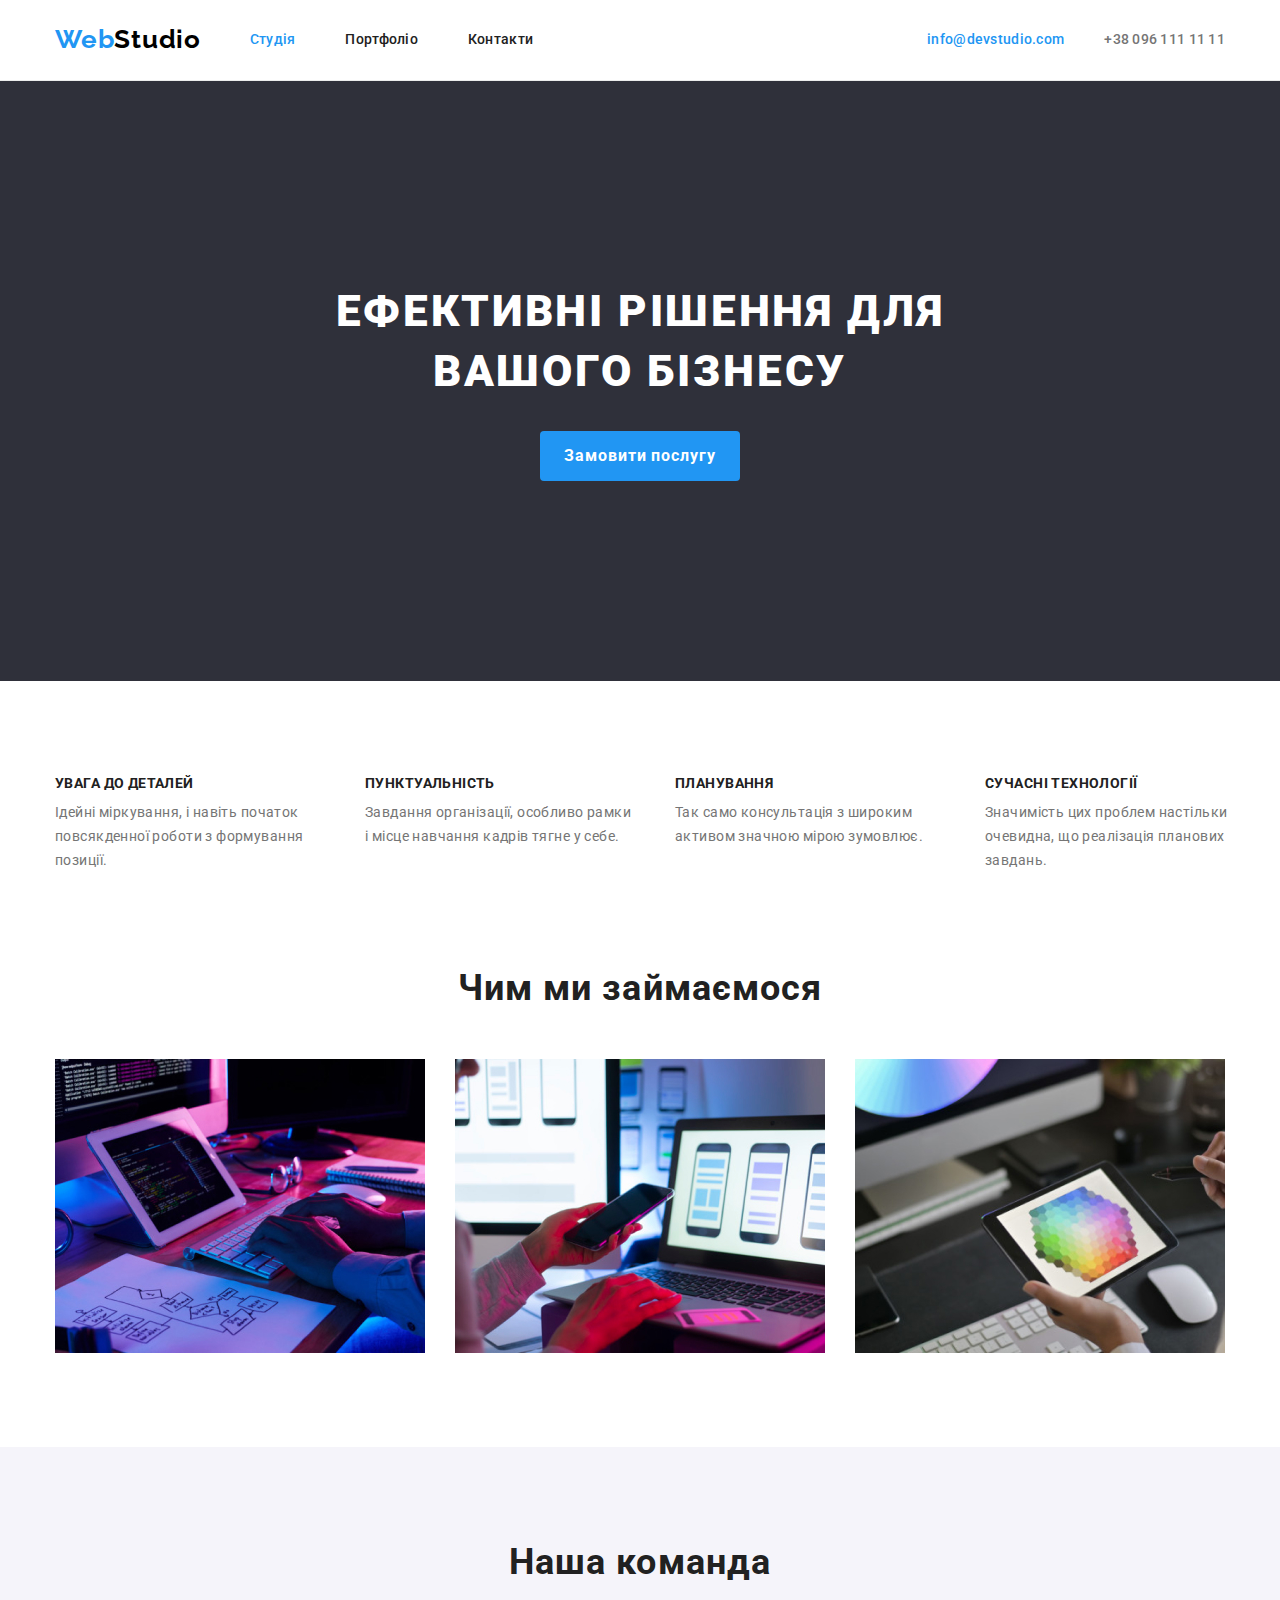
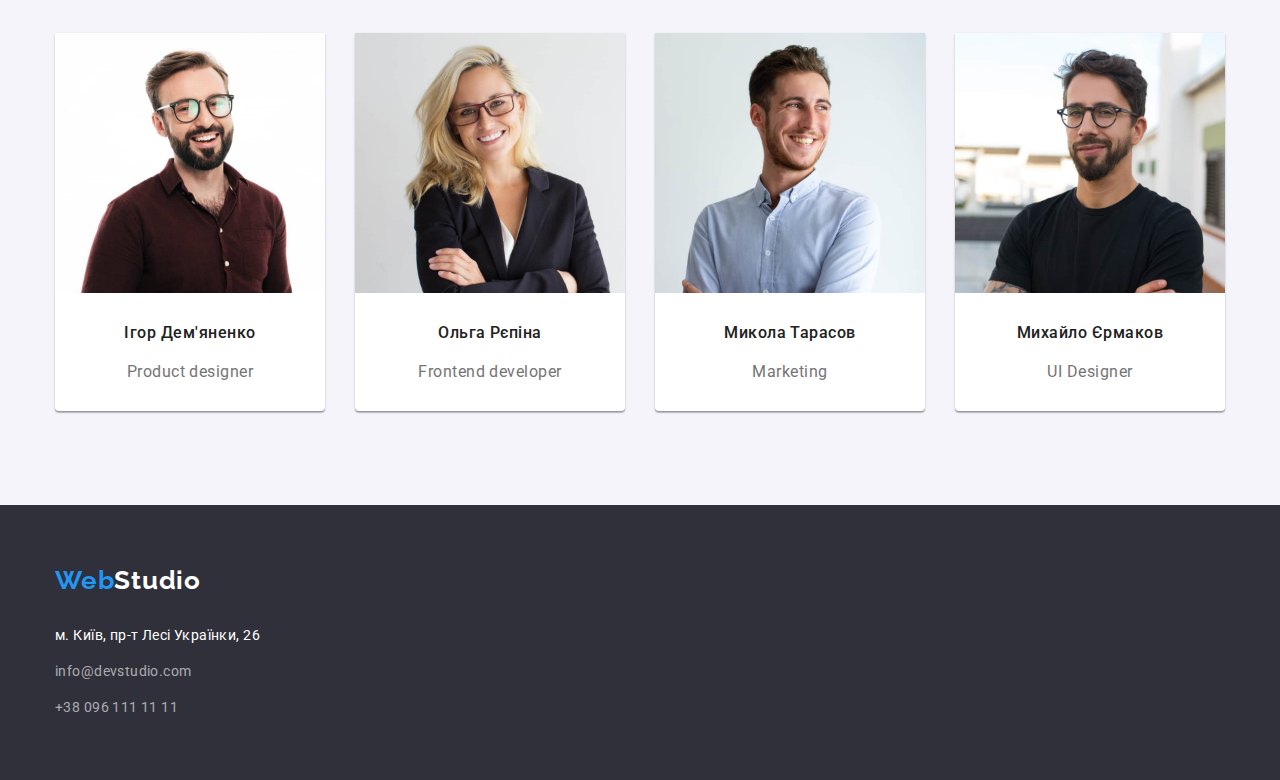
<file: index.html>
<!DOCTYPE html>
<html lang="uk">
<head>
    <meta charset="UTF-8">
    <meta http-equiv="X-UA-Compatible" content="IE=edge">
    <meta name="viewport" content="width=device-width, initial-scale=1.0">
    <title>WebStudio</title>

    <!-- Fonts -->
    <link rel="preconnect" href="https://fonts.googleapis.com" />
    <link rel="preconnect" href="https://fonts.gstatic.com" crossorigin />
    <link
        href="https://fonts.googleapis.com/css2?family=Montserrat:wght@400;500;600&family=Raleway:wght@700&family=Roboto:wght@400;500;700;900&display=swap"
        rel="stylesheet" />
        <link rel="stylesheet" href="https://cdnjs.cloudflare.com/ajax/libs/modern-normalize/1.1.0/modern-normalize.min.css" />
     <!-- Styles -->
    <link rel="stylesheet" href="./css/styles.css" />
</head>
<body class="body">
    <!-- Header -->
        <header class="header">
          <div class="container">
             <div class="header-container">
                 <nav class="header-nav">
                    <a href="" class="logo">
                      <span class="logo-web">Web</span><span class="logo-studio-header">Studio</span>
                    </a>
                   <ul class="header-menu">
                       <li><a href="./index.html" class="link">Студія</a></li>
                       <li><a href="./portfolio.html" class="item">Портфоліо</a></li>
                      <li><a href="" class="item">Контакти</a></li>
                   </ul>
                 </nav>    
                <ul class="header-contact">
                    <li><a href="" class="contact">info@devstudio.com</a></li>
                    <li><a href="" class="contact-icon">+38 096 111 11 11</a></li>
                </ul> 
              </div>
           </div>
        </header>

    <!--Main-->
    <main>
        <!--Hero section-->
          <section class="hero">
              <div class="container">
                 <h1 class="hero-title">Ефективні рішення для вашого бізнесу</h1>
                 <button class="button-primary" type="button">Замовити послугу</button>
              </div>
          </section>
        
        <!--About us-->
        <section class="section-activity">
            <div class="container">
             <ul class="card-set">
                  <li class="item">
                     <h3 class="section-title">Увага до деталей</h3>
                     <p class="section-text">Ідейні міркування, і навіть початок повсякденної роботи з формування позиції.</p>
                  </li>
                  <li class="item">
                     <h3 class="section-title">Пунктуальність</h3>
                     <p class="section-text">Завдання організації, особливо рамки і місце навчання кадрів тягне у себе.</p>
                  </li>
                  <li class="item">
                     <h3 class="section-title">Планування</h3>
                     <p class="section-text">Так само консультація з широким активом значною мірою зумовлює.</p>
                  </li>
                  <li class="item">
                     <h3 class="section-title">Сучасні технології</h3>
                     <p class="section-text">Значимість цих проблем настільки очевидна, що реалізація планових завдань.</p>
                  </li>

               </ul>
            </div>
        </section>
        <!--What we do-->
        <section class="section">
            <div class="container">
              <h2 class="title-section">Чим ми займаємося</h2>
                <ul class="flex-container">
                 <li class="flex-images">
                  <img src="images/tablet.jpg" alt="Розробник працює з макетом сайту" width="370">
                  </li>
                     <li class="flex-images"><img src="images/cellphone.jpg" alt="Розробник створює мобільний додаток" width="370"></li>
                  <li class="flex-images"><img src="images/tablet2.jpg" alt="Розробник тестує додаток" width="370"></li>
              </ul>
            </div>
        </section>
        <!--Our team-->
        <section class="section-team">
          <div class="container">
             <h2 class="title-section-team">Наша команда</h2>
              <ul class="list">
                  <li class="list-team">
                     <img src="images/Igor.jpg" alt="На картинці зображений чоловік який займає посаду Product designer " width="270">
                     <h4 class="text-section">Ігор Дем'яненко</h4>
                     <p class="name">Product designer</p>
                  </li>

                  <li class="list-team">
                      <img src="images/Olga.jpg" alt="На картинці зображена жінка яка займає посаду Frontend developer" width="270">
                      <h4 class="text-section">Ольга Рєпіна</h4>
                      <p class="name">Frontend developer</p>
                  </li>

                  <li class="list-team">
                     <img src="images/Mukola.jpg" alt="На картинці зображений чоловік який займає посаду Marketing" width="270">
                     <h4 class="text-section">Микола Тарасов</h4>
                     <p class="name">Marketing</p>
                  </li>
            
                  <li class="list-team">
                     <img src="images/Muhailo.jpg" alt="На картинці зображений чоловік який займає посаду UI Designer" width="270">
                     <h4 class="text-section">Михайло Єрмаков</h4>
                     <p class="name">UI Designer</p>
                  </li>
               </ul>
            </div>
        </section>

    </main>
    <!--Footer-->
    <footer class="footer">
        <div class="container">
                 <div class="container-footer">
                    <a href="./index.html" class="logo-footer">
                      <span class="logo-web">Web</span><span class="logo-studio-footer">Studio</span>
                     </a>
                     <ul class="address">
                        <li><a href="" class="footer-contact">м. Київ, пр-т Лесі Українки, 26</a></li>
                        <li><a href="" class="footer-contact-email">info@devstudio.com</a></li>
                        <li><a href="" class="footer-contact-phone">+38 096 111 11 11</a></li>
                     </ul>
                    <!-- <address><a href="" class="footer-contact">м. Київ, пр-т Лесі Українки, 26</a>
                       <br><a href="" class="footer-contact-email">info@devstudio.com</a>
                       <br><a href="" class="footer-contact-phone">+38 096 111 11 11</a>
                    </address> -->
                </div>
       </div>
    
      </footer>
    
   </body>
</html>
</file>
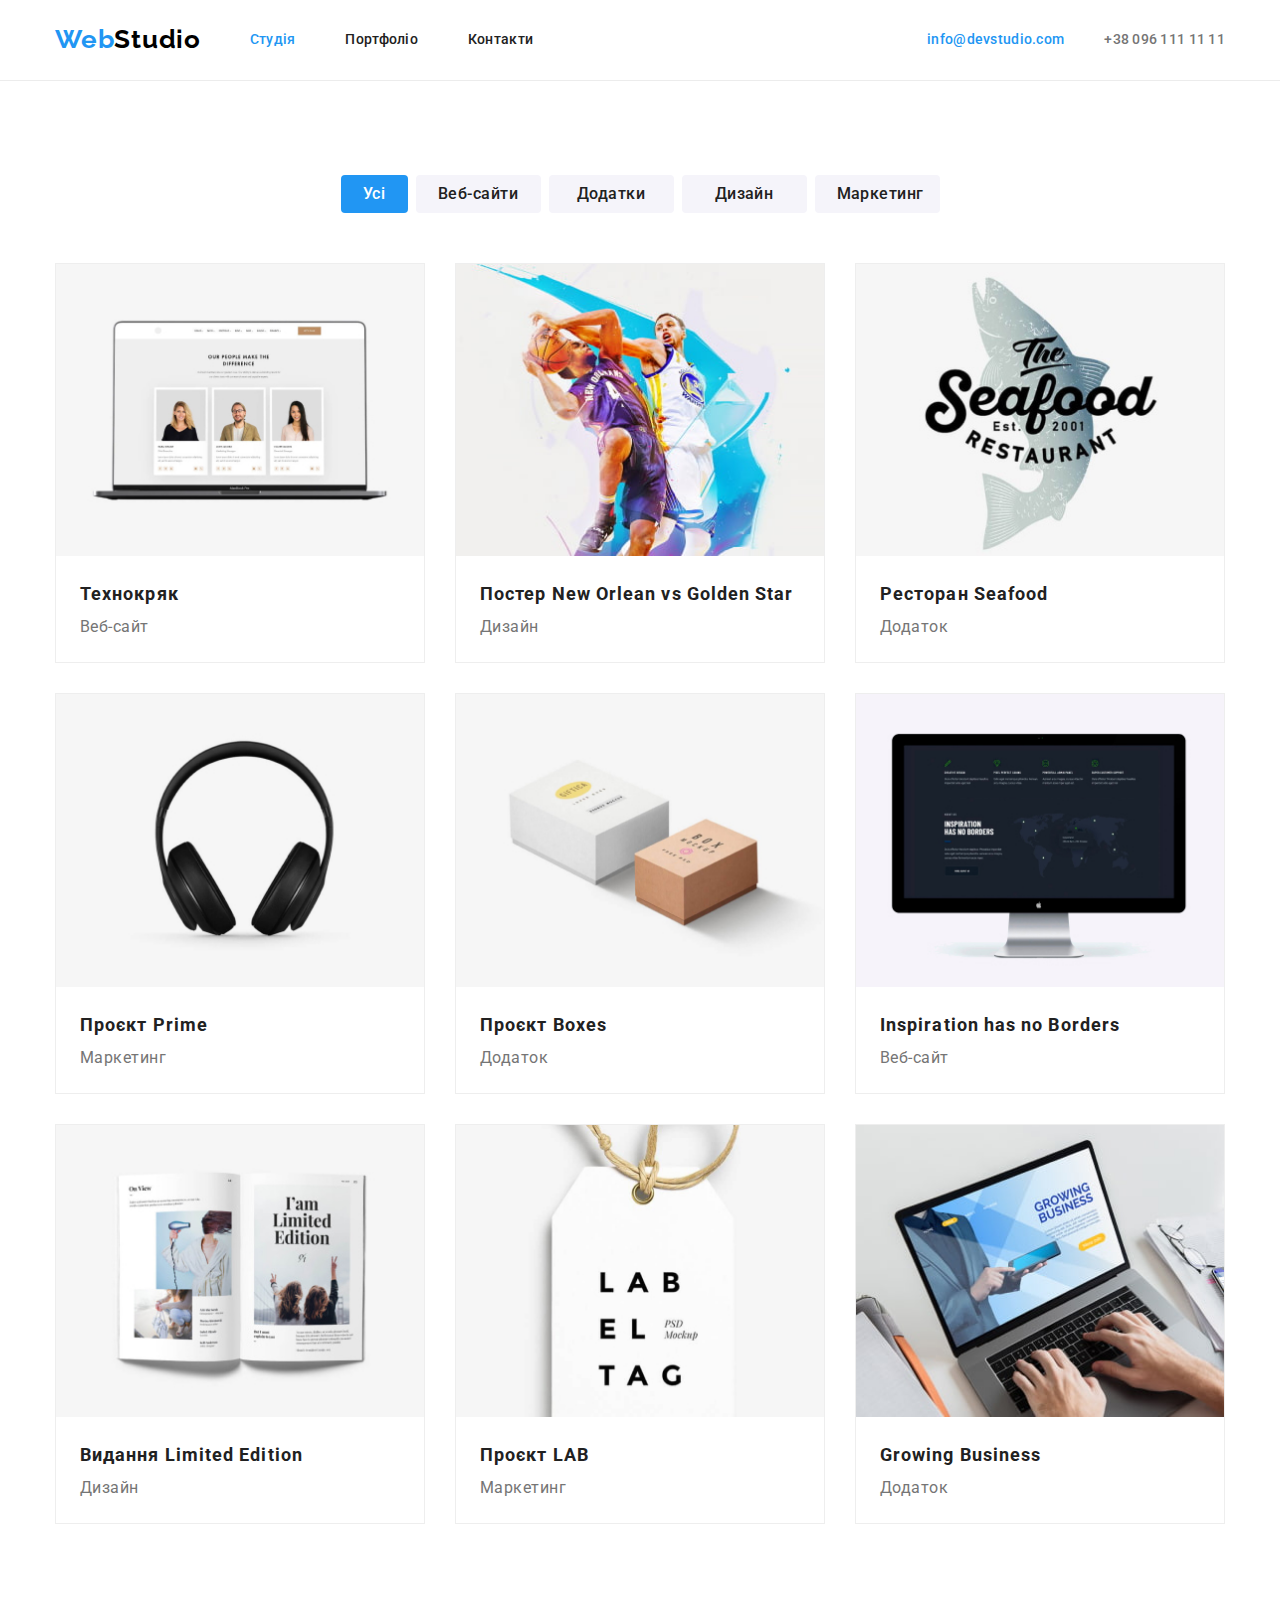
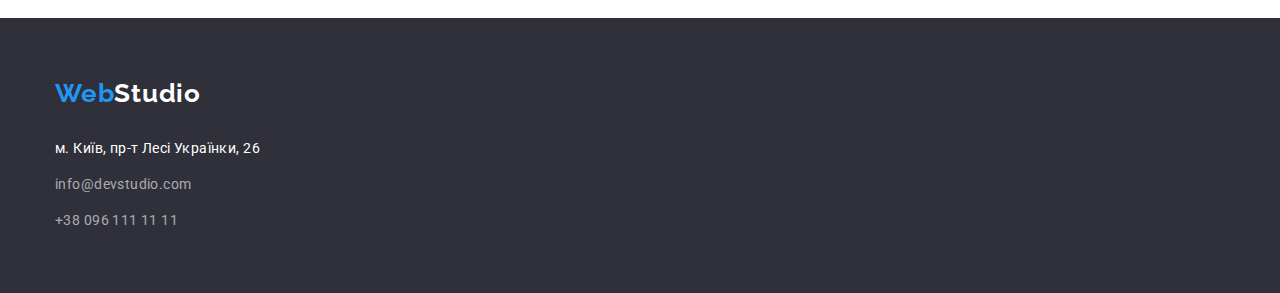
<file: portfolio.html>
<!DOCTYPE html>
<html lang="en">
<head>
    <meta charset="UTF-8">
    <meta http-equiv="X-UA-Compatible" content="IE=edge">
    <meta name="viewport" content="width=device-width, initial-scale=1.0">
    <title>Portfolio</title>
    
    <!-- Fonts -->
    <link rel="preconnect" href="https://fonts.googleapis.com" />
    <link rel="preconnect" href="https://fonts.gstatic.com" crossorigin />
    <link
        href="https://fonts.googleapis.com/css2?family=Montserrat:wght@400;500;600&family=Raleway:wght@700&family=Roboto:wght@400;500;700;900&display=swap"
        rel="stylesheet" />
     <link rel="stylesheet" href="https://cdnjs.cloudflare.com/ajax/libs/modern-normalize/1.1.0/modern-normalize.min.css" />
   
        <!-- Styles -->
    <link rel="stylesheet" href="./css/styles.css" />
</head>
<body class="body">
    <!--Header-->
      <header class="header">
          <div class="container">
             <div class="header-container">
                 <nav class="header-nav">
                      <a href="" class="logo">
                      <span class="logo-web">Web</span><span class="logo-studio-header">Studio</span>
                    </a>
                      <ul class="header-menu">
                         <li><a href="./index.html" class="link">Студія</a></li>
                         <li><a href="./portfolio.html" class="item">Портфоліо</a></li>
                         <li><a href="" class="item">Контакти</a></li>
                      </ul>
                 </nav>
                       <ul class="header-contact">
                          <li><a href="" class="contact">info@devstudio.com</a></li>
                          <li><a href="" class="contact-icon">+38 096 111 11 11</a></li>
                      </ul>
             </div>    
           </div>           
      </header>
          
    <!--Main-->
    <main>
        <!--Buttons-->
        <section class="section">
          <div class="container">
               <div>
                   <ul class="button-portfolio">
                      <li><button type="button" class="button-primary-portfolio">Усі</button></li>
                      <li><button type="button" class="button">Веб-сайти</button></li>
                      <li><button type="button" class="button">Додатки</button></li>
                      <li><button type="button" class="button">Дизайн</button></li>
                      <li><button type="button" class="button">Маркетинг</button></li>
                  </ul>
              </div> 
              <div>
                <ul class="flex-portfolio">
                    <li class="flex-list">
                       <img src="images/texnokriak.jpg" alt="На картинці зображі члени команинди компанії " width="370">
                      <div class="list-portfolio"><h3 class="list-portfolio-title">Технокряк</h3>
                         <p class="list-portfolio-text">Веб-сайт</p>
                      </div>
                    </li>
                    <li class="flex-list">
                       <img src="images/orlean.jpg" alt="На картинці зображені баскетболісти" width="370">
                      <div class="list-portfolio"><h3 class="list-portfolio-title">Постер New Orlean vs Golden Star</h3>
                         <p class="list-portfolio-text">Дизайн</p>
                      </div>
                    </li>
                    <li class="flex-list">
                       <img src="images/ресторан.jpg" alt="На картинці зображений логотип ресторану Морської їжі" width="370">
                       <div class="list-portfolio"><h3 class="list-portfolio-title">Ресторан Seafood</h3>
                          <p class="list-portfolio-text">Додаток</p>
                       </div>
                    </li>
                    <li class="flex-list">
                       <img src="images/prime.jpg" alt="На картинці зображено навушники" width="370">
                       <div class="list-portfolio"><h3 class="list-portfolio-title">Проєкт Prime</h3>
                          <p class="list-portfolio-text">Маркетинг</p>
                       </div>
                    </li>
                    <li class="flex-list">
                       <img src="images/Boxes.jpg" alt="На картинці зображено дві коробочки" width="370">
                       <div class="list-portfolio"><h3 class="list-portfolio-title">Проєкт Boxes</h3>
                          <p class="list-portfolio-text">Додаток</p>
                        </div>
                    </li>
                    <li class="flex-list">
                       <img src="images/Borders.jpg" alt="На картинці зображений комп'ютер" width="370">
                       <div class="list-portfolio"><h3 class="list-portfolio-title">Inspiration has no Borders</h3>
                          <p class="list-portfolio-text">Веб-сайт</p>
                       </div>
                    </li>
                   <li class="flex-list">
                       <img src="images/Edition.jpg" alt="На картинці зображено відкриту книгу" width="370">
                       <div class="list-portfolio"><h3 class="list-portfolio-title">Видання Limited Edition</h3>
                         <p class="list-portfolio-text">Дизайн</p>
                       </div>
                   </li>
                    <li class="flex-list">
                       <img src="images/Lab.jpg" alt="На картинці зображений тег" width="370">
                       <div class="list-portfolio"><h3 class="list-portfolio-title">Проєкт LAB</h3>
                         <p class="list-portfolio-text">Маркетинг</p>
                       </div>
                   </li>
                   <li class="flex-list">
                      <img src="images/Business.jpg" alt="На картинці зображений ноутбук" width="370">
                       <div class="list-portfolio"><h3 class="list-portfolio-title">Growing Business</h3>
                         <p class="list-portfolio-text">Додаток</p>
                       </div>
                   </li>

                  </ul>
               </div>
            </div>
        </section>



    </main>
    <!--Footer-->
        <footer class="footer">
           <div class="container">
            <div class="container-footer">
              <a href="./index.html" class="logo-footer">
                 <span class="logo-web">Web</span><span class="logo-studio-footer">Studio</span>
              </a>

            <ul class="address">
               <li><a href="" class="footer-contact">м. Київ, пр-т Лесі Українки, 26</a></li>
               <li><a href="" class="footer-contact-email">info@devstudio.com</a></li>
               <li><a href="" class="footer-contact-phone">+38 096 111 11 11</a></li>
            </ul>
              <!-- <address><a href="" class="footer-contact">м. Київ, пр-т Лесі Українки, 26</a>
                   <br><a href="" class="footer-contact-email">info@devstudio.com</a>
                  <br><a href="" class="footer-contact-phone">+38 096 111 11 11</a>
               </address> -->
            </div>
         </div>
    
        </footer>

    
    </body>
</html>
</file>
<file: css/styles.css>
:root {
    --primary-text-color: #212121;
    --title-text-color: #757575;
    --accent-color:#2196F3;
}




body {
    background-color: #FFFFFF;
    color: var(--primary-text-color);
    font-family: 'Roboto';
    font-style: normal;
    font-weight: 400;
    font-size: 16px;
}

* {
    box-sizing: border-box;
}

.container {
    width: 1200px;
    margin-left: auto;
    margin-right: auto;
    padding-left: 15px;
    padding-right: 15px;
    *outline: 2px solid tomato;

}

h1, h2, h3, h4, h5, h6, p {
    margin: 0;
}

.list {
    list-style: none;
    padding-left: 0;
    margin: 0;
   
}

.link {
    text-decoration: none;
    color: inherit;
}

img {
    display: block;
    max-width: 100%;
    height: auto;
}

address {
    font-style: normal;
}



/* Header */
 /* <!-- Logo -- > */

 .header {
    padding-top: 24px;
    padding-bottom: 25px;
    border-bottom: 1px solid #ECECEC;

 }

 .header-container {
    display: flex;
    align-items: center;
    justify-content: space-between;
    gap: 40px;

 }

 .header-nav {
    display: flex;
    align-items: center;
    justify-content: space-between;
    flex-grow: 1;
 }

 
.logo {
    color: #000000;
    font-family: 'Raleway';
        font-style: normal;
        font-weight: 700;
        font-size: 26px;
        line-height: 1.192;
    text-decoration: none;
    letter-spacing: 0.03em;
    
}

.logo-web {
    color: var(--accent-color);
}

.logo-studio-header {
    color: #000000;
 }

 ul {
      padding-left: 0;
      margin: 0;
      list-style-type: none;
    }
 
 .header-menu {
    display: flex;
    gap: 50px;
 }

 .header-menu .link {
    color: var(--accent-color);
    text-decoration: none;
        font-weight: 500;
        font-size: 14px;
        line-height: 1.143;
        letter-spacing: 0.02em;
        
 }
 .header-menu .link:hover,
 .header-menu .link:focus {
    color: #000000;
 }

 .header-menu .item {
    color: var(--primary-text-color);
        font-weight: 500;
        font-size: 14px;
        line-height: 1.143;
        letter-spacing: 0.02em;
    text-decoration: none;
}

 .header-menu .item:hover,
 .header-menu .item:focus {
   color: var(--accent-color);
 }

.header-contact {
    display: flex;
    gap: 40px;
    margin-left: 354px;
}

.header-contact .contact {
    color: var(--accent-color);
        font-weight: 500;
        font-size: 14px;
        line-height: 1.143;
        letter-spacing: 0.02em;
    text-decoration: none;
}

.header-contact .contact:hover,
.header-contact .contact:focus {
    color: #000000;
}
 
.header-contact .contact-icon {
    color: var(--title-text-color);
        font-weight: 500;
        font-size: 14px;
        line-height: 1.143;
        letter-spacing: 0.02em;
        text-decoration: none;  
}

.header-contact .contact-icon:hover,
.header-contact .contact-icon:focus {
     color: #000000;
}
/* main */
/* hero section */

.hero {
    padding-top: 200px;
    padding-bottom: 200px;
    background: #2F303A;
    text-align: center; 
}

.hero-title {
    margin: 0 auto;
    margin-bottom: 30px;
    max-width: 696px;
    color: #FFFFFF;
        font-weight: 900;
        font-size: 44px;
        line-height: 1.364;
        text-align: center;
        letter-spacing: 0.06em;
        text-transform: uppercase;
    }

.button-primary { 
    width: 200px;
    height: 50px;
    margin: 0 auto;
    display: block;
    color: #FFFFFF;
    background: var(--accent-color);
     /* box-shadow: 0px 4px 4px rgba(0, 0, 0, 0.15); */
        border-radius: 4px;
        border: none;
        font-family: 'Roboto';
            font-weight: 700;
            font-size: 16px;
            line-height: 1.875;
            cursor: pointer;
            letter-spacing: 0.06em;
            
}

.button-primary:hover,
.button-primary:focus {
box-shadow: 0px 4px 4px rgba(0, 0, 0, 0.15);
}

/* section about us */

.section-activity {
    padding-top: 94px;
}

.section {
    padding-top: 94px;
    padding-bottom: 94px;
    
}

.section-title {
    margin-bottom: 10px;
    color: var(--primary-text-color);
        font-weight: 700;
        font-size: 14px;
        line-height: 1.143;
        letter-spacing: 0.03em;
        text-transform: uppercase;
}

.section-text {
    Width: 270px;
    color: var(--title-text-color);
        font-size: 14px;
        line-height: 1.714;
        letter-spacing: 0.03em; 
}

.card-set {
    display: flex;
    gap: 10px;
    padding: 0;
    list-style: none;
}

.item {
    width: calc((100%-90px)/4);
    margin-right: 30px;
}

.item:last-child {
    margin-right: 0px;
}


/* what we do */



.title-section {
    margin-bottom: 50px;
    color: var(--primary-text-color);
        font-weight: 700;
        font-size: 36px;
        line-height: 1.167;
        text-align: center;
        letter-spacing: 0.03em;
    }

.flex-container {
 display: flex;
}

.flex-images {
    width: calc((100%-60px)/3);
        margin-right: 30px;
}

.flex-images:last-child {
    margin-right: 0px;
}

    /* our team */

    .title-section-team {
        margin-bottom: 50px;
            color: var(--primary-text-color);
            background-color: #F5F4FA;
            font-weight: 700;
            font-size: 36px;
            line-height: 1.167;
            text-align: center;
            letter-spacing: 0.03em;

    }




    .section-team {
    background: #f5f4fa;
    padding-top: 94px;
    padding-bottom: 94px;
    }

    .text-section {
        margin-top: 30px;
        margin-bottom: 20px;
        color: var(--primary-text-color);
            font-weight: 500;
            line-height: 1.188;
            text-align: center;
            letter-spacing: 0.03em;
        }

    .name {
      margin-bottom: 30px;
        color: var(--title-text-color);
            line-height: 1.188;
            text-align: center;
            letter-spacing: 0.03em;
           
    }

    .list {
    display: flex;
    background-color: #F5F4FA;
    }

    .list-team {
       width: calc((100%-90px)/4);
        margin-right: 30px;
        background-color: #FFFFFF;
        border-radius: 0px 0px 4px 4px;
        box-shadow: 0px 1px 3px rgba(0, 0, 0, 0.12),
            0px 1px 1px rgba(0, 0, 0, 0.14),
            0px 2px 1px rgba(0, 0, 0, 0.2);;
    }
    
    .list-team:last-child {
     margin-right: 0px;
    }
    
 
    /* footer */

 .logo-footer { 
    display: block;
    margin-bottom: 28px;
    color: #000000;
    font-family: 'Raleway';
    font-style: normal;
    font-weight: 700;
    font-size: 26px;
    line-height: 1.192;
    text-decoration: none;
    letter-spacing: 0.03em;
}

 .logo-studio-footer {
    color: #ffffff;
 }
 
 .address {
    display: block;
 }
 
 
 .footer {
    background-color: #2F303A;
 }
 
 .container-footer {
    padding-top: 60px;
    padding-bottom: 60px;
    
 }

 .footer-contact {
    display: block;
    width: 207px;
    margin-top: 28px;
    margin-bottom: 12px;
    color: #FFFFFF;
    font-family: 'Roboto';
        font-style: normal;
        font-size: 14px;
        line-height: 1.714;
        letter-spacing: 0.03em;
        text-decoration: none;
}

.footer-contact-email {
    display: block;
    width: 231px;
    margin-bottom: 12px;
    color: rgba(255, 255, 255, 0.6);
    font-family: 'Roboto';
        font-style: normal;
        font-size: 14px;
        line-height: 1.714;
        letter-spacing: 0.03em;
        text-decoration: none;
}

.footer-contact-phone {
    display: block;
    width: 231px;
    color: rgba(255, 255, 255, 0.6);
    font-family: 'Roboto';
        font-style: normal;
        font-size: 14px;
        line-height: 1.714;
        letter-spacing: 0.03em;
        text-decoration: none;
}
.footer .footer-contact-email:hover,
.footer .footer-contact-email:focus {
    color: #000000;
}

.footer .footer-contact-phone:hover,
.footer .footer-contact-phone:focus {
    color: #000000; 
}

/* portfolio */
 .button-portfolio .button {
    width: 125px;
    padding: 6px 22px;
    /* margin-bottom: 50px; */
    color: var(--primary-text-color);
    background: #F5F4FA;
    font-family: 'Roboto';
        font-style: normal;
        font-weight: 500;
        font-size: 16px;
        line-height: 1.625;
        text-align: none;
        letter-spacing: 0.03em;
            border-radius: 4px;
            border: none;
            /* box-shadow: 0px 4px 4px rgba(0, 0, 0, 0.15); */
            cursor: pointer;
 }

 
.button-primary-portfolio {
    display: flex;
    justify-content: center;
    width: 67px;
    padding: 6px 22px;
    color: #ffffff;
    background: #2196F3;
    font-family: 'Roboto';
        font-style: normal;
        font-weight: 500;
        font-size: 16px;
        line-height: 1.625;
        text-align: none;
        letter-spacing: 0.03em;
        border-radius: 4px;
        border: none;
        cursor: pointer;
        /* box-shadow: 0px 3px 1px rgba(0, 0, 0, 0.1), 0px 1px 2px rgba(0, 0, 0, 0.08), 0px 2px 2px rgba(0, 0, 0, 0.12); */

}

.button-primary-portfolio:hover,
.button-primary-portfolio:focus {
    /* background-color: #FFFFFF;
    color: #000000; */
    box-shadow: 0px 3px 1px rgba(0, 0, 0, 0.1), 0px 1px 2px rgba(0, 0, 0, 0.08), 0px 2px 2px rgba(0, 0, 0, 0.12);
}

 .button-portfolio {
    display: flex;
    justify-content: center;
    margin-bottom: 50px;
        gap: 8px;
        color: #ffffff;
        /* background: #F5F4FA; */
        font-family: 'Roboto';
        font-style: normal;
        font-weight: 500;
        font-size: 16px;
        line-height: 1.625;
        text-align: none;
        letter-spacing: 0.03em;
        border: none;
        cursor: pointer;

 }

.button-portfolio .button:hover,
.button-portfolio .button:focus {
box-shadow: 0px 4px 4px rgba(0, 0, 0, 0.15);
}

.flex-portfolio {
    display: flex;
    flex-wrap: wrap;
    gap: 30px;
    /* background: #F5F5F5; */
   
    
}

.flex-list {
    width: calc((100% - 60px)/3);
    border: 1px solid #EEEEEE;
    background: #FFFFFF;
   
}

.flex-list:nth-last-child(-n+3) {
    margin-bottom: 0;
}
 
.list-portfolio {
    padding: 20px 24px;
}

.list-portfolio-title {
    color: var(--primary-text-color);
        font-weight: 700;
        font-size: 18px;
        line-height: 2;
        letter-spacing: 0.06em;
        
    }

 .list-portfolio-text {
    color: var(--title-text-color);
        line-height: 1.875;
      letter-spacing: 0.03em;
 }
</file>
